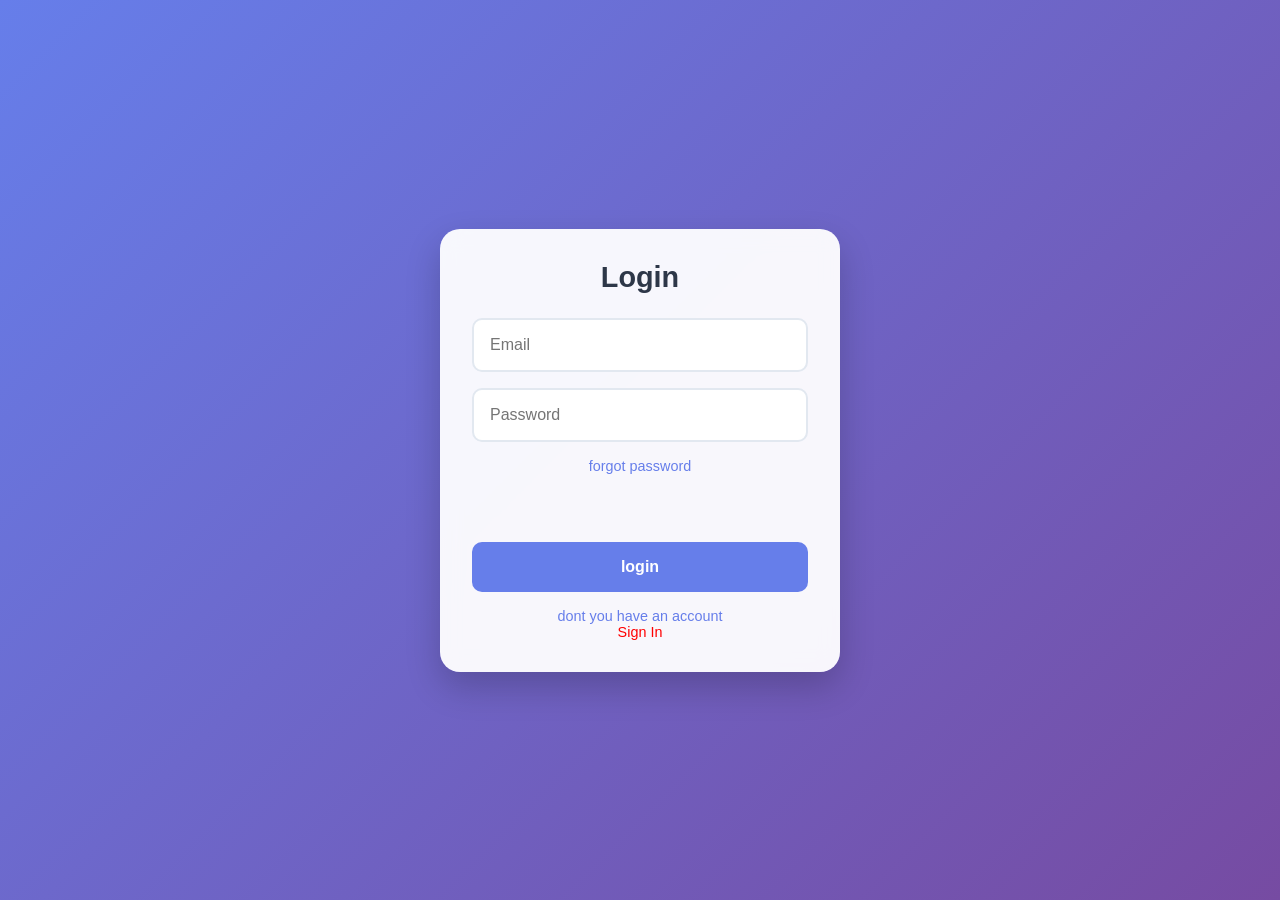
<file: frontend/index.html>
<!DOCTYPE html>
<html lang="en">
<head>
    <meta charset="UTF-8">
    <meta name="viewport" content="width=device-width, initial-scale=1.0">
    <title>Signup & Login</title>
    <link rel="stylesheet" href="style.css">
</head>
<body>
    <div class="first">
        <h2>Login</h2>
        <form id="loginform">
            <input type="email" id="loginEmail" placeholder="Email" required>
            <input type="password" id="loginPassword" placeholder="Password" required>
            <a href="forgot.html" >forgot password</a>
            <br><br>
            <button type="submit">login</button>
            <a href="signup.html"><p>dont you have an account<br><span style="color: red;">Sign In</span></p></a>
        </form>
        </div>
    </body>

    <script src="script.js"></script>
</body>
</html>
</file>
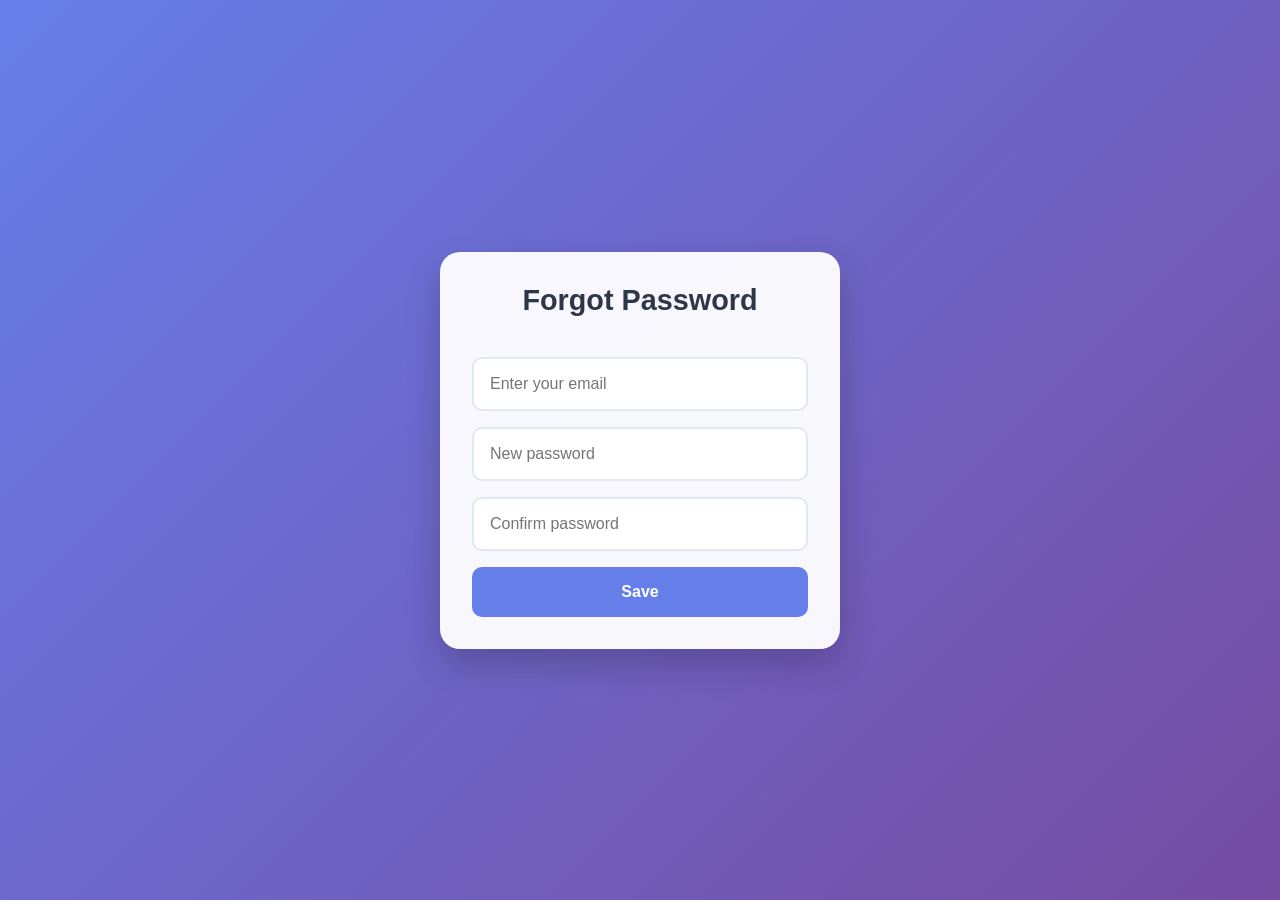
<file: frontend/forgot.html>
<!DOCTYPE html>
<html lang="en">
<head>
    <meta charset="UTF-8">
    <meta name="viewport" content="width=device-width, initial-scale=1.0">
    <title>Forgot Password</title>
    <link rel="stylesheet" href="style.css">
</head>
<body>
    <div class="first">
        <form id="forgotpassword">
            <h3>Forgot Password</h3>
            <input type="email" id="forgotEmail" placeholder="Enter your email" required>
            <input type="password" id="newPassword" placeholder="New password" required>
            <input type="password" id="confirmPassword" placeholder="Confirm password" required>
            <button type="submit">Save</button>
        </form>
    </div>
    <script src="script.js"></script>
</body>
</html>
</file>
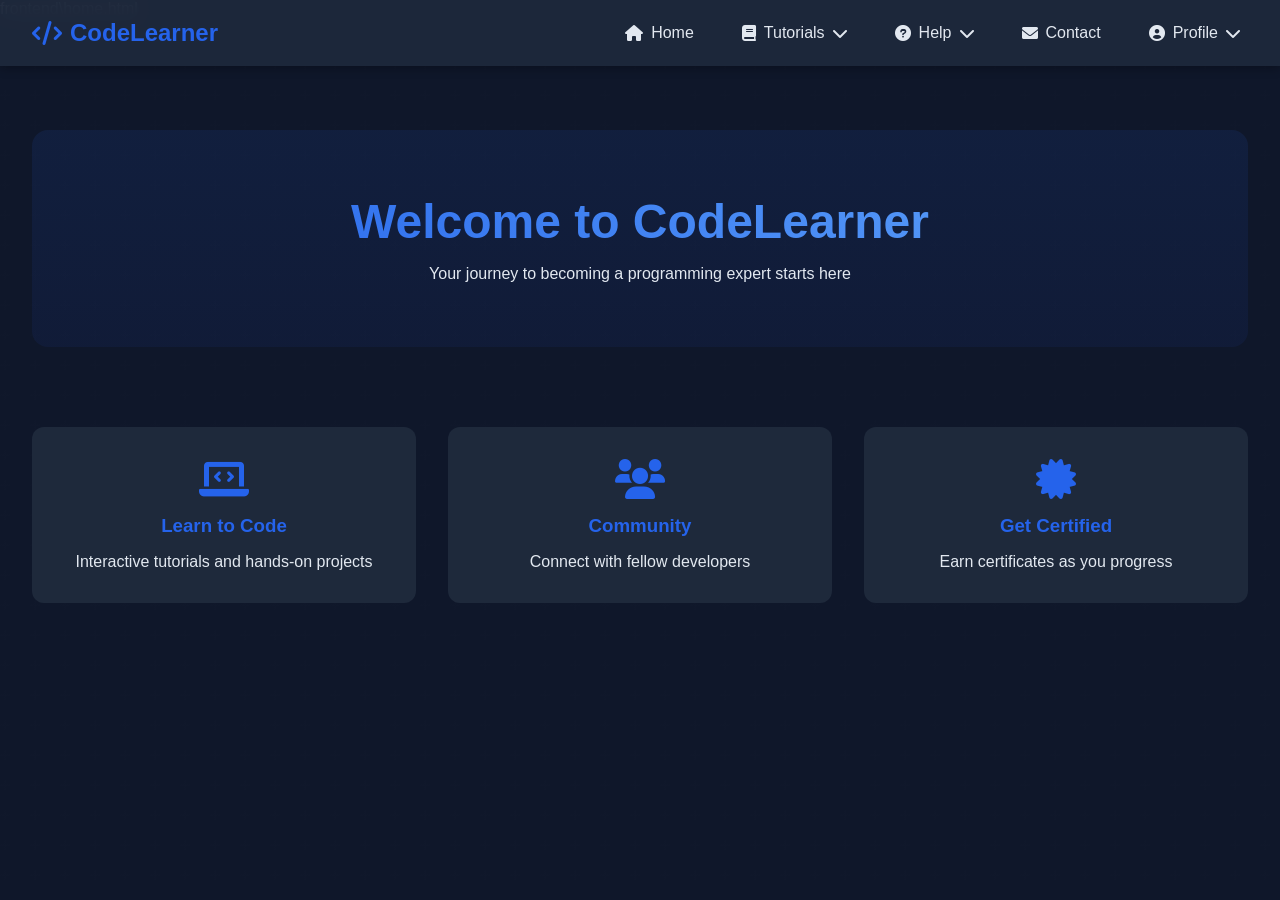
<file: frontend/home.html>
frontend\home.html
<!DOCTYPE html>
<html lang="en">
<head>
    <meta charset="UTF-8">
    <meta name="viewport" content="width=device-width, initial-scale=1.0">
    <title>Coding Platform - Home</title>
    <link rel="stylesheet" href="https://cdnjs.cloudflare.com/ajax/libs/font-awesome/6.0.0/css/all.min.css">
    <link rel="stylesheet" href="home.css">
</head>
<body>
    <nav class="navbar">
        <div class="logo">
            <i class="fas fa-code"></i>
            <span>CodeLearner</span>
        </div>
        <ul class="nav-links">
            <li class="dropdown">
                <a href="#" class="active"><i class="fas fa-home"></i> Home</a>
            </li>
            <li class="dropdown">
                <a href="#"><i class="fas fa-book"></i> Tutorials <i class="fas fa-chevron-down"></i></a>
                <ul class="dropdown-content">
                    <li><a href="#">Python</a></li>
                    <li><a href="#">JavaScript</a></li>
                    <li><a href="#">Java</a></li>
                    <li><a href="#">C++</a></li>
                </ul>
            </li>
            <li class="dropdown">
                <a href="#"><i class="fas fa-question-circle"></i> Help <i class="fas fa-chevron-down"></i></a>
                <ul class="dropdown-content">
                    <li><a href="#">Documentation</a></li>
                    <li><a href="#">FAQs</a></li>
                    <li><a href="#">Support</a></li>
                </ul>
            </li>
            <li class="dropdown">
                <a href="#"><i class="fas fa-envelope"></i> Contact</a>
            </li>
            <li class="dropdown profile-dropdown">
                <a href="#"><i class="fas fa-user-circle"></i> Profile <i class="fas fa-chevron-down"></i></a>
                <ul class="dropdown-content">
                    <li><a href="#"><i class="fas fa-cog"></i> Settings</a></li>
                    <li><a href="#"><i class="fas fa-code"></i> My Projects</a></li>
                    <li><a href="index.html"><i class="fas fa-sign-out-alt"></i> Logout</a></li>
                </ul>
            </li>
        </ul>
    </nav>

    <main class="content">
        <section class="hero">
            <h1>Welcome to CodeLearner</h1>
            <p>Your journey to becoming a programming expert starts here</p>
        </section>

        <section class="features">
            <div class="feature-card">
                <i class="fas fa-laptop-code"></i>
                <h3>Learn to Code</h3>
                <p>Interactive tutorials and hands-on projects</p>
            </div>
            <div class="feature-card">
                <i class="fas fa-users"></i>
                <h3>Community</h3>
                <p>Connect with fellow developers</p>
            </div>
            <div class="feature-card">
                <i class="fas fa-certificate"></i>
                <h3>Get Certified</h3>
                <p>Earn certificates as you progress</p>
            </div>
        </section>
    </main>

    <script src="script.js"></script>
</body>
</html>
</file>
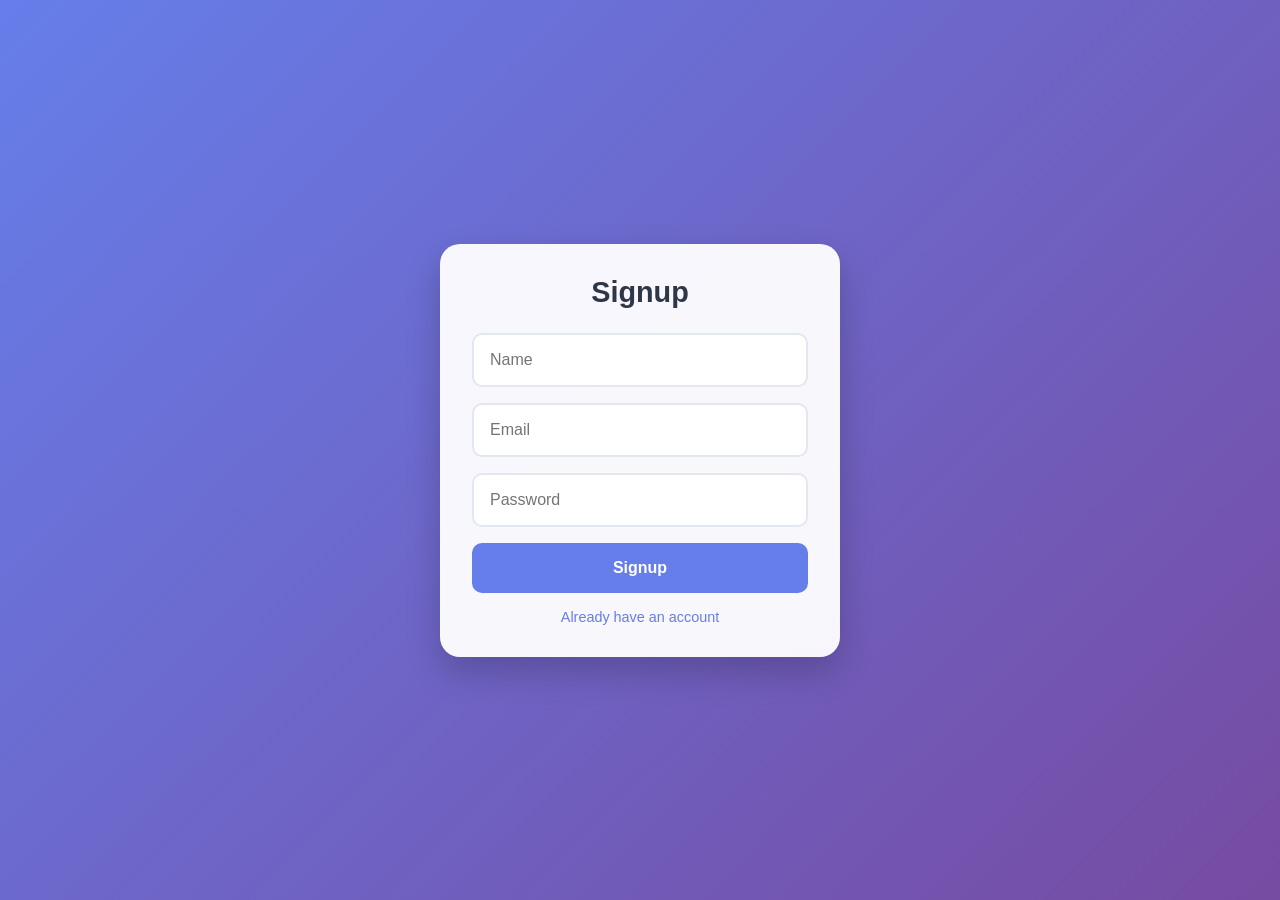
<file: frontend/signup.html>
<!DOCTYPE html>
<html lang="en">
<head>
    <meta charset="UTF-8">
    <meta name="viewport" content="width=device-width, initial-scale=1.0">
    <title>Signup </title>
    <link rel="stylesheet" href="style.css">
</head>
<body>


    <div class="first">
        <h2>Signup</h2>
        <form id="signupForm">
            <input type="text" id="signupName" placeholder="Name" required>
            <input type="email" id="signupEmail" placeholder="Email" required>
            <input type="password" id="signupPassword" placeholder="Password" required>
            <button type="submit">Signup</button>
            <a href="index.html"><p>Already have an account</p></a>
        </form>
        </div>
    </body>
    
   
    <script src="script.js"></script>

</html>
</file>
<file: frontend/style.css>
* {
    margin: 0;
    padding: 0;
    box-sizing: border-box;
    font-family: 'Segoe UI', Tahoma, Geneva, Verdana, sans-serif;
}

body {
    min-height: 100vh;
    background: linear-gradient(135deg, #667eea, #764ba2);
    display: flex;
    justify-content: center;
    align-items: center;
}

.first {
    background: rgba(255, 255, 255, 0.95);
    padding: 2rem;
    border-radius: 20px;
    box-shadow: 0 15px 35px rgba(0, 0, 0, 0.2);
    width: 90%;
    max-width: 400px;
    backdrop-filter: blur(10px);
}

h2, h3 {
    color: #2d3748;
    text-align: center;
    margin-bottom: 1.5rem;
    font-size: 1.8rem;
}

form {
    display: flex;
    flex-direction: column;
    gap: 1rem;
}

input {
    padding: 1rem;
    border: 2px solid #e2e8f0;
    border-radius: 10px;
    font-size: 1rem;
    transition: all 0.3s ease;
    outline: none;
}

input:focus {
    border-color: #667eea;
    box-shadow: 0 0 0 3px rgba(102, 126, 234, 0.1);
}

button {
    background: #667eea;
    color: white;
    padding: 1rem;
    border: none;
    border-radius: 10px;
    font-size: 1rem;
    font-weight: 600;
    cursor: pointer;
    transition: all 0.3s ease;
}

button:hover {
    background: #764ba2;
    transform: translateY(-2px);
    box-shadow: 0 5px 15px rgba(0, 0, 0, 0.1);
}

a {
    text-decoration: none;
    color: #667eea;
    text-align: center;
    font-size: 0.9rem;
    transition: all 0.3s ease;
}

a:hover {
    color: #764ba2;
}

/* Animation for form appearance */
@keyframes fadeIn {
    from {
        opacity: 0;
        transform: translateY(-20px);
    }
    to {
        opacity: 1;
        transform: translateY(0);
    }
}

.first {
    animation: fadeIn 0.5s ease-out;
}

/* Responsive design */
@media (max-width: 480px) {
    .first {
        width: 95%;
        padding: 1.5rem;
    }

    h2, h3 {
        font-size: 1.5rem;
    }

    input, button {
        padding: 0.8rem;
    }
}

/* Error message styling */
.error {
    color: #e53e3e;
    font-size: 0.9rem;
    margin-top: 0.5rem;
    text-align: center;
}

/* Success message styling */
.success {
    color: #38a169;
    font-size: 0.9rem;
    margin-top: 0.5rem;
    text-align: center;
}

/* Loading spinner */
.loading {
    width: 20px;
    height: 20px;
    border: 2px solid #ffffff;
    border-radius: 50%;
    border-top-color: transparent;
    animation: spin 0.8s linear infinite;
    margin: 0 auto;
}

@keyframes spin {
    to {
        transform: rotate(360deg);
    }
}
</file>
<file: frontend/home.css>
:root {
    --primary-color: #2563eb;
    --secondary-color: #1e40af;
    --background-color: #0f172a;
    --text-color: #e2e8f0;
    --card-background: #1e293b;
}

* {
    margin: 0;
    padding: 0;
    box-sizing: border-box;
    font-family: 'Segoe UI', Tahoma, Geneva, Verdana, sans-serif;
}

body {
    background-color: var(--background-color);
    color: var(--text-color);
    min-height: 100vh;
    background-image: 
        linear-gradient(rgba(15, 23, 42, 0.9), rgba(15, 23, 42, 0.9)),
        url('data:image/svg+xml,%3Csvg width="60" height="60" viewBox="0 0 60 60" xmlns="http://www.w3.org/2000/svg"%3E%3Cg fill="none" fill-rule="evenodd"%3E%3Cg fill="%239C92AC" fill-opacity="0.05"%3E%3Cpath d="M36 34v-4h-2v4h-4v2h4v4h2v-4h4v-2h-4zm0-30V0h-2v4h-4v2h4v4h2V6h4V4h-4zM6 34v-4H4v4H0v2h4v4h2v-4h4v-2H6zM6 4V0H4v4H0v2h4v4h2V6h4V4H6z"/%3E%3C/g%3E%3C/g%3E%3C/svg%3E');
}

.navbar {
    background: rgba(30, 41, 59, 0.95);
    padding: 1rem 2rem;
    position: fixed;
    width: 100%;
    top: 0;
    backdrop-filter: blur(10px);
    display: flex;
    justify-content: space-between;
    align-items: center;
    box-shadow: 0 2px 10px rgba(0, 0, 0, 0.3);
    z-index: 1000;
}

.logo {
    display: flex;
    align-items: center;
    gap: 0.5rem;
    font-size: 1.5rem;
    font-weight: bold;
    color: var(--primary-color);
}

.nav-links {
    display: flex;
    gap: 2rem;
    list-style: none;
}

.dropdown {
    position: relative;
}

.dropdown > a {
    color: var(--text-color);
    text-decoration: none;
    display: flex;
    align-items: center;
    gap: 0.5rem;
    padding: 0.5rem;
    transition: color 0.3s;
}

.dropdown > a:hover {
    color: var(--primary-color);
}

.dropdown-content {
    display: none;
    position: absolute;
    background: var(--card-background);
    min-width: 200px;
    box-shadow: 0 8px 16px rgba(0, 0, 0, 0.2);
    border-radius: 8px;
    overflow: hidden;
    top: 100%;
    right: 0;
}

.dropdown:hover .dropdown-content {
    display: block;
    animation: fadeIn 0.3s ease;
}

.dropdown-content li a {
    color: var(--text-color);
    text-decoration: none;
    padding: 0.8rem 1rem;
    display: flex;
    align-items: center;
    gap: 0.5rem;
    transition: background 0.3s;
}

.dropdown-content li a:hover {
    background: var(--primary-color);
}

.content {
    margin-top: 80px;
    padding: 2rem;
}

.hero {
    text-align: center;
    padding: 4rem 2rem;
    background: linear-gradient(rgba(37, 99, 235, 0.1), rgba(30, 64, 175, 0.1));
    border-radius: 16px;
    margin-bottom: 3rem;
}

.hero h1 {
    font-size: 3rem;
    margin-bottom: 1rem;
    background: linear-gradient(45deg, var(--primary-color), #60a5fa);
    -webkit-background-clip: text;
    -webkit-text-fill-color: transparent;
}

.features {
    display: grid;
    grid-template-columns: repeat(auto-fit, minmax(250px, 1fr));
    gap: 2rem;
    padding: 2rem 0;
}

.feature-card {
    background: var(--card-background);
    padding: 2rem;
    border-radius: 12px;
    text-align: center;
    transition: transform 0.3s;
}

.feature-card:hover {
    transform: translateY(-5px);
}

.feature-card i {
    font-size: 2.5rem;
    color: var(--primary-color);
    margin-bottom: 1rem;
}

.feature-card h3 {
    margin-bottom: 1rem;
    color: var(--primary-color);
}

@keyframes fadeIn {
    from {
        opacity: 0;
        transform: translateY(-10px);
    }
    to {
        opacity: 1;
        transform: translateY(0);
    }
}

@media (max-width: 768px) {
    .nav-links {
        display: none;
    }
    
    .hero h1 {
        font-size: 2rem;
    }
    
    .content {
        margin-top: 60px;
    }
}
</file>
